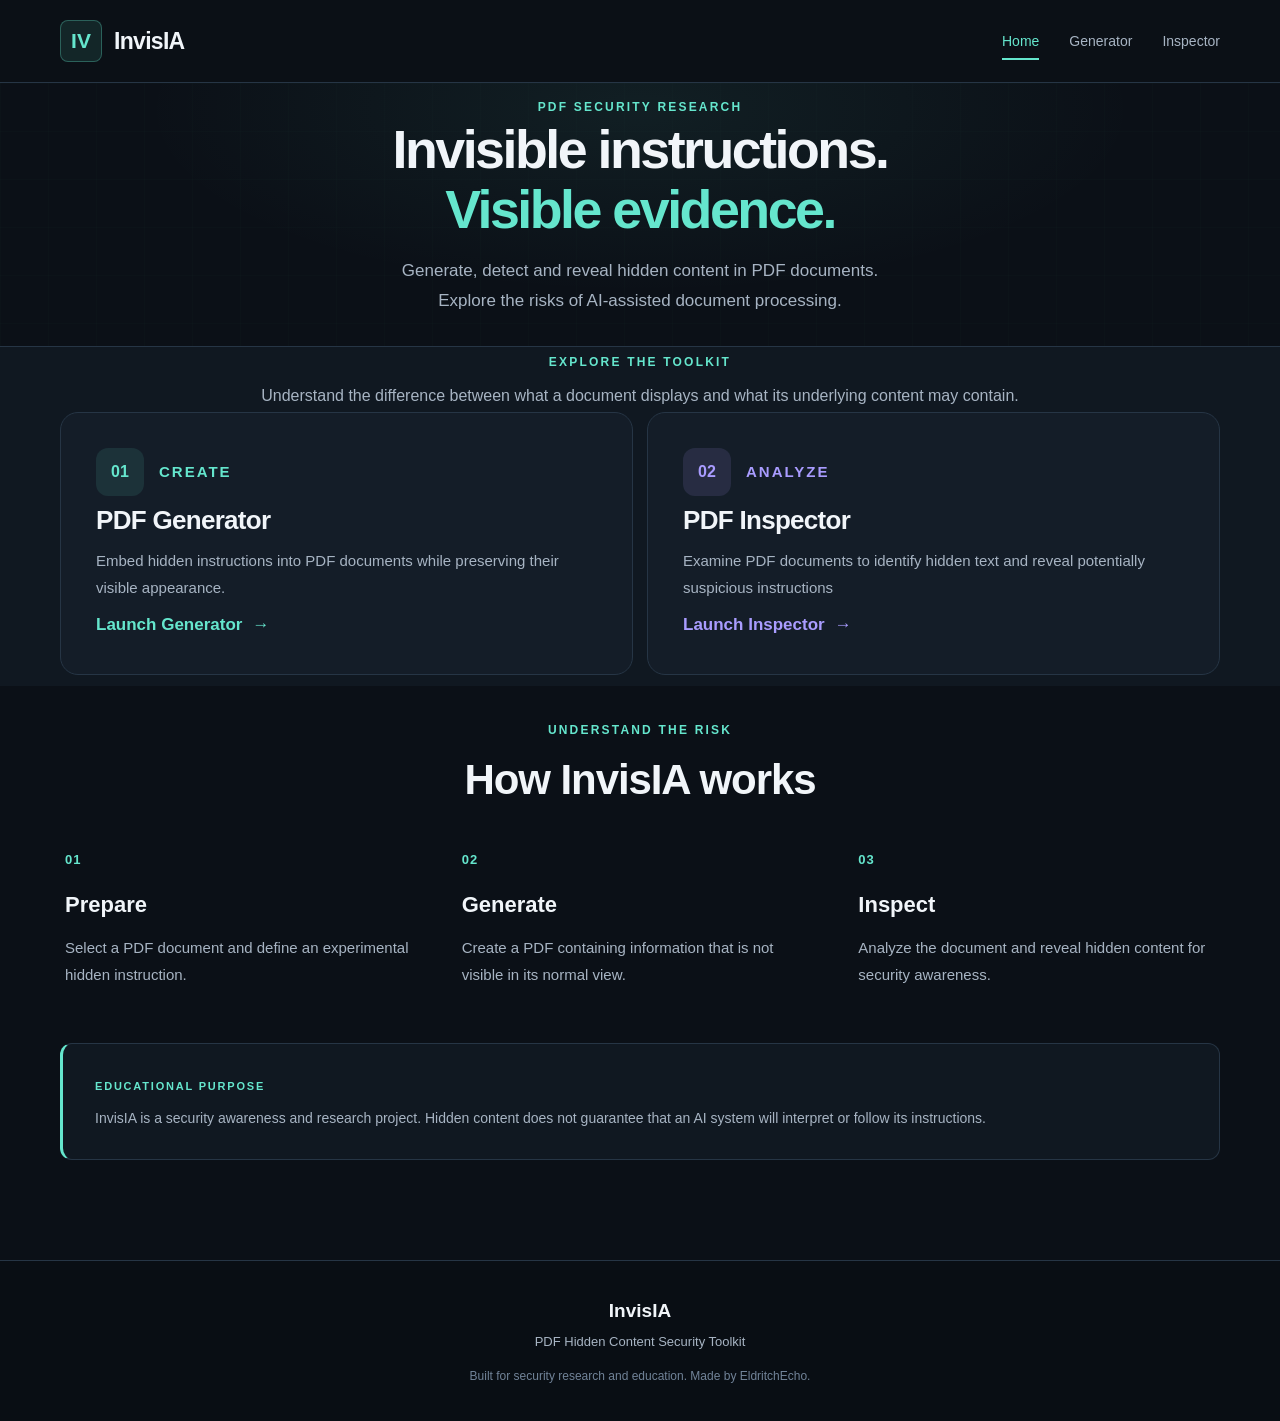
<file: index.html>
<!doctype html>
<html lang="en">
    <head>
        <meta charset="UTF-8" />
        <meta name="viewport" content="width=device-width, initial-scale=1.0" />

        <meta
            name="description"
            content="InvisIA is an educational PDF security tool for generating and inspecting hidden instructions in documents." />

        <meta name="theme-color" content="#0B1017" />
        <link rel="icon" type="image/x-icon" href="favicon.ico">

        <title>InvisIA | PDF Security Research</title>

        <link rel="stylesheet" href="css/styles.css" />
    </head>

    <body>
        <!-- ================= Made by EldritchEcho ================= -->

        <header class="site-header">
            <div class="container header-content">
                <a href="index.html" class="brand" aria-label="InvisIA home">
                    <span class="brand-icon" aria-hidden="true">IV</span>
                    <span class="brand-name">InvisIA</span>
                </a>

                <nav class="main-nav" aria-label="Main navigation">
                    <a href="index.html" class="nav-link active" aria-current="page"> Home </a>

                    <a href="generator.html" class="nav-link"> Generator </a>

                    <a href="inspector.html" class="nav-link"> Inspector </a>
                </nav>
            </div>
        </header>

        <!-- ================= Made by EldritchEcho ================= -->

        <main>
            <!-- HERO -->

            <section class="hero">
                <div class="container hero-content">
                    <span class="eyebrow"> PDF SECURITY RESEARCH </span>

                    <h1>
                        Invisible instructions.
                        <span class="accent-text">Visible evidence.</span>
                    </h1>

                    <p class="hero-description">
                        Generate, detect and reveal hidden content in PDF documents. <br />Explore the risks of
                        AI-assisted document processing.
                    </p>
                </div>
            </section>

            <!-- ================= Made by EldritchEcho ================= -->

            <section class="tools-section" aria-labelledby="tools-heading">
                <div class="container">
                    <div class="section-heading">
                        <h2 id="tools-heading" class="eyebrow">EXPLORE THE TOOLKIT</h2>

                        <p>
                            Understand the difference between what a document displays and what its underlying content
                            may contain.
                        </p>
                    </div>

                    <div class="tools-grid">
                        <!-- ================= Made by EldritchEcho ================= -->

                        <a href="generator.html" class="tool-card generator-card" aria-label="Open PDF Generator">
                            <div class="tool-card-header">
                                <div class="tool-card-icon" aria-hidden="true">01</div>

                                <span class="tool-label"> CREATE </span>
                            </div>

                            <h3>PDF Generator</h3>

                            <p>
                                Embed hidden instructions into PDF documents while preserving their visible appearance.
                            </p>

                            <span class="tool-link">
                                Launch Generator
                                <span aria-hidden="true">&rarr;</span>
                            </span>
                        </a>

                        <!-- ================= Made by EldritchEcho ================= -->

                        <a href="inspector.html" class="tool-card inspector-card" aria-label="Open PDF Inspector">
                            <div class="tool-card-header">
                                <div class="tool-card-icon" aria-hidden="true">02</div>

                                <span class="tool-label"> ANALYZE </span>
                            </div>

                            <h3>PDF Inspector</h3>

                            <p>
                                Examine PDF documents to identify hidden text and reveal potentially suspicious
                                instructions
                            </p>

                            <span class="tool-link">
                                Launch Inspector
                                <span aria-hidden="true">&rarr;</span>
                            </span>
                        </a>
                    </div>
                </div>
            </section>

            <!-- ================= Made by EldritchEcho ================= -->

            <section class="workflow-section" aria-labelledby="workflow-heading">
                <div class="container">
                    <div class="section-heading">
                        <span class="eyebrow"> UNDERSTAND THE RISK </span>

                        <h2 id="workflow-heading">How InvisIA works</h2>
                    </div>

                    <div class="workflow-grid">
                        <div class="workflow-step">
                            <span class="step-number">01</span>

                            <h3>Prepare</h3>

                            <p>Select a PDF document and define an experimental hidden instruction.</p>
                        </div>

                        <div class="workflow-step">
                            <span class="step-number">02</span>

                            <h3>Generate</h3>

                            <p>Create a PDF containing information that is not visible in its normal view.</p>
                        </div>

                        <div class="workflow-step">
                            <span class="step-number">03</span>

                            <h3>Inspect</h3>

                            <p>Analyze the document and reveal hidden content for security awareness.</p>
                        </div>
                    </div>
                </div>
            </section>

            <!-- ================= Made by EldritchEcho ================= -->
            <!-- EDUCATIONAL NOTICE -->

            <section class="notice-section">
                <div class="container">
                    <div class="notice-content">
                        <span class="notice-label"> EDUCATIONAL PURPOSE </span>

                        <p>
                            InvisIA is a security awareness and research project. Hidden content does not guarantee that
                            an AI system will interpret or follow its instructions.
                        </p>
                    </div>
                </div>
            </section>
        </main>

        <!-- ================= Made by EldritchEcho ================= -->

        <footer class="site-footer">
            <div class="container footer-content">
                <span class="footer-brand"> InvisIA </span>

                <p>PDF Hidden Content Security Toolkit</p>

                <span class="footer-note"> Built for security research and education. Made by EldritchEcho. </span>
            </div>
        </footer>
    </body>
</html>
</file>
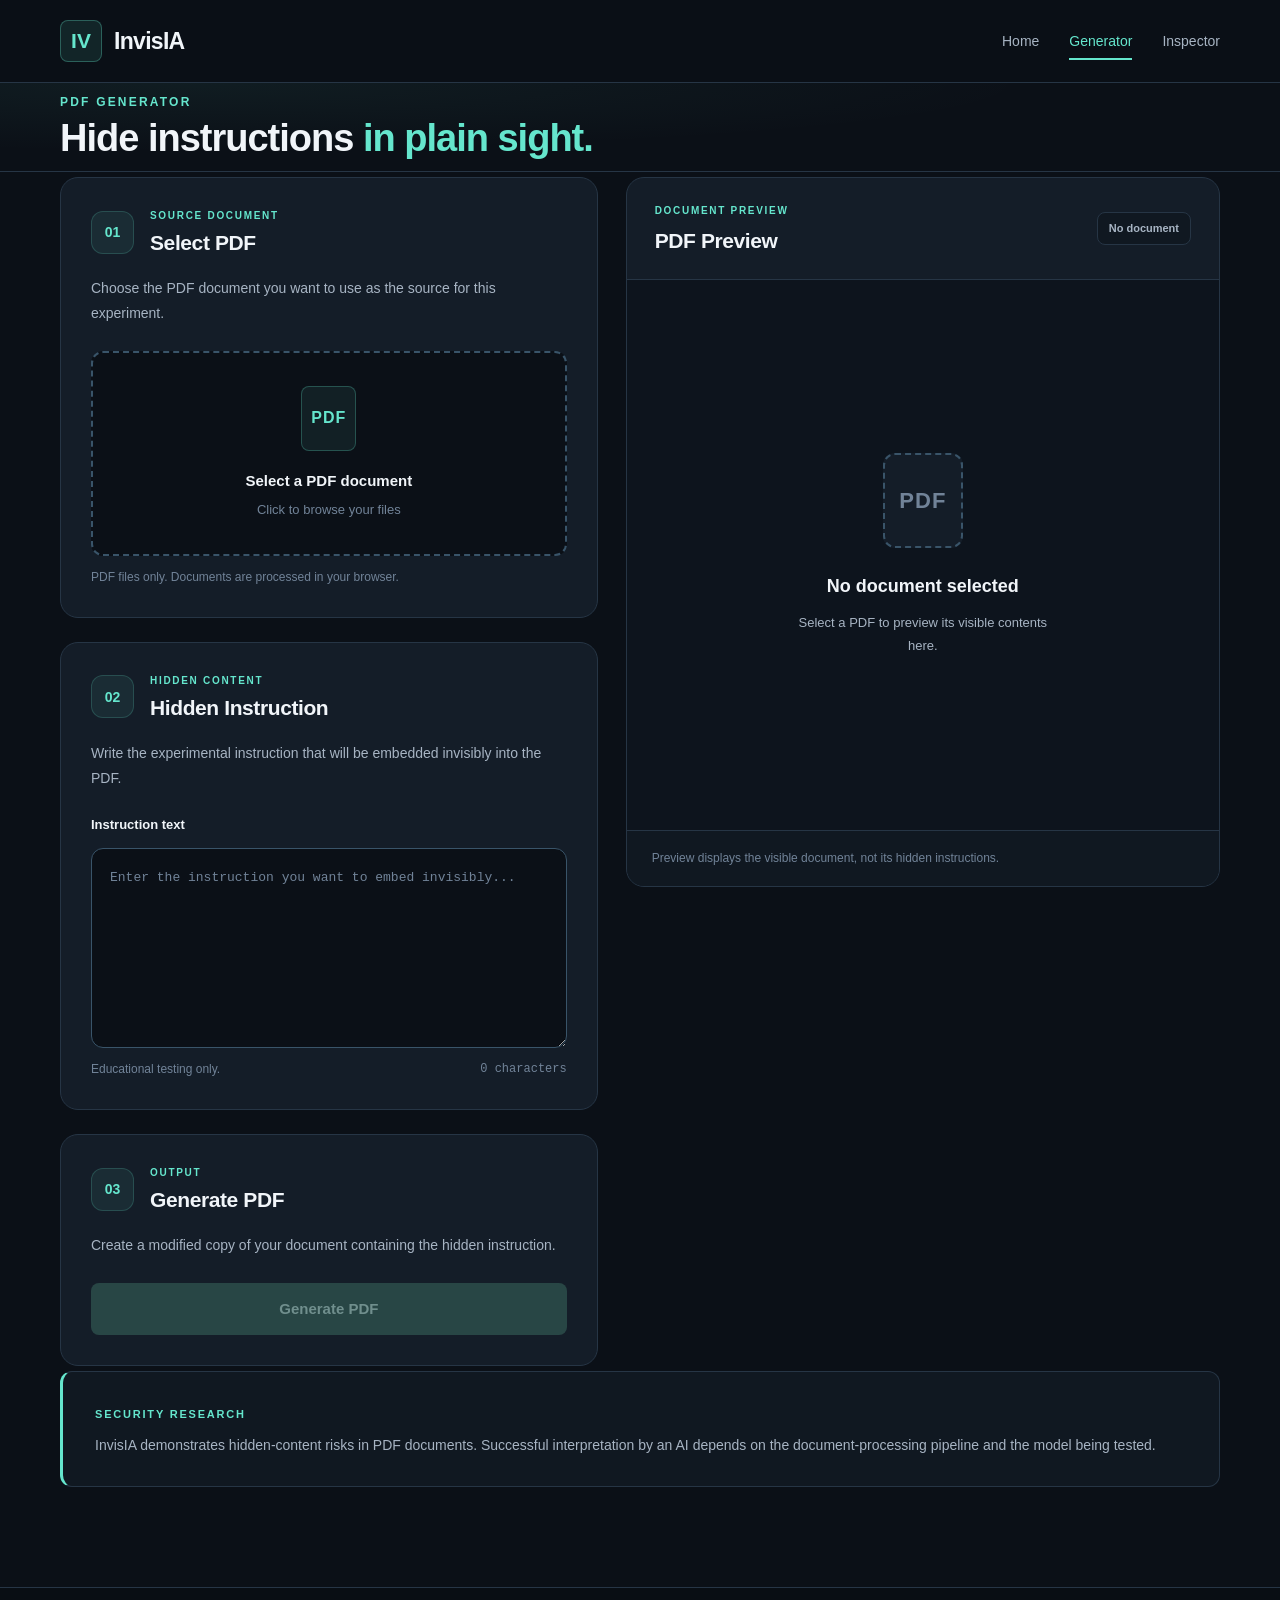
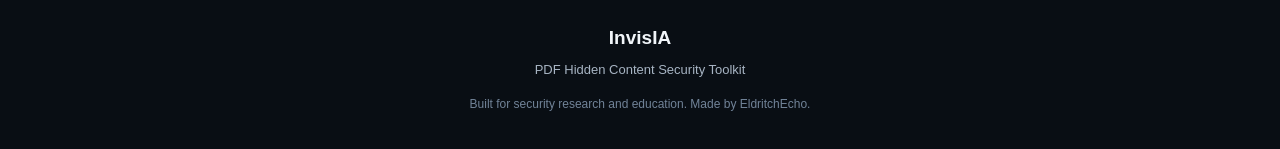
<file: generator.html>
<!doctype html>
<html lang="en">
    <head>
        <meta charset="UTF-8" />
        <meta name="viewport" content="width=device-width, initial-scale=1.0" />

        <meta
            name="description"
            content="Generate PDF documents containing invisible instructions for security research and education." />

        <meta name="theme-color" content="#0B1017" />
        <link rel="icon" type="image/x-icon" href="favicon.ico">

        <title>PDF Generator | InvisIA</title>

        <link rel="stylesheet" href="css/styles.css" />
        <link rel="stylesheet" href="css/generator.css" />
    </head>

    <body>
        <!-- ================= Made by EldritchEcho ================= -->

        <header class="site-header">
            <div class="container header-content">
                <a href="index.html" class="brand" aria-label="InvisIA home">
                    <span class="brand-icon" aria-hidden="true">IV</span>
                    <span class="brand-name">InvisIA</span>
                </a>

                <nav class="main-nav" aria-label="Main navigation">
                    <a href="index.html" class="nav-link"> Home </a>

                    <a href="generator.html" class="nav-link active" aria-current="page"> Generator </a>

                    <a href="inspector.html" class="nav-link"> Inspector </a>
                </nav>
            </div>
        </header>

        <!-- ================= Made by EldritchEcho ================= -->

        <main class="generator-page">
            <section class="generator-intro">
                <div class="container">
                    <span class="eyebrow"> PDF GENERATOR </span>

                    <h1>
                        Hide instructions
                        <span class="accent-text">in plain sight.</span>
                    </h1>
                </div>
            </section>

            <section class="generator-workspace">
                <div class="container">
                    <div class="generator-layout">
                        <!-- ================= Made by EldritchEcho ================= -->

                        <div class="generator-controls">
                            <section class="generator-panel" aria-labelledby="source-heading">
                                <div class="panel-heading">
                                    <span class="panel-number">01</span>

                                    <div>
                                        <span class="panel-label"> SOURCE DOCUMENT </span>

                                        <h2 id="source-heading">Select PDF</h2>
                                    </div>
                                </div>

                                <p class="panel-description">
                                    Choose the PDF document you want to use as the source for this experiment.
                                </p>

                                <div class="file-upload-area">
                                    <input
                                        type="file"
                                        id="pdf-file"
                                        accept=".pdf,application/pdf"
                                        class="file-input"
                                        aria-describedby="file-help" />

                                    <label for="pdf-file" class="file-upload-label">
                                        <span class="upload-icon" aria-hidden="true"> PDF </span>

                                        <strong> Select a PDF document </strong>

                                        <span> Click to browse your files </span>
                                    </label>
                                </div>

                                <p id="file-help" class="field-hint">
                                    PDF files only. Documents are processed in your browser.
                                </p>

                                <div id="selected-file" class="selected-file" aria-live="polite" hidden>
                                    <span class="selected-file-label"> SELECTED FILE </span>

                                    <span id="selected-file-name" class="selected-file-name"> </span>

                                    <span id="selected-file-size" class="selected-file-size"> </span>

                                    <button
                                        type="button"
                                        id="clear-file-button"
                                        class="clear-file-button"
                                        aria-label="Clear file and reset generator">
                                        Clear
                                    </button>
                                </div>
                            </section>

                            <!-- ================= Made by EldritchEcho ================= -->

                            <section class="generator-panel" aria-labelledby="instruction-heading">
                                <div class="panel-heading">
                                    <span class="panel-number">02</span>

                                    <div>
                                        <span class="panel-label"> HIDDEN CONTENT </span>

                                        <h2 id="instruction-heading">Hidden Instruction</h2>
                                    </div>
                                </div>

                                <p class="panel-description">
                                    Write the experimental instruction that will be embedded invisibly into the PDF.
                                </p>

                                <label for="hidden-instruction" class="field-label"> Instruction text </label>

                                <textarea
                                    id="hidden-instruction"
                                    class="instruction-input"
                                    rows="7"
                                    placeholder="Enter the instruction you want to embed invisibly..."
                                    spellcheck="false"
                                    aria-describedby="instruction-help"></textarea>

                                <div class="input-footer">
                                    <span id="instruction-help" class="field-hint"> Educational testing only. </span>

                                    <span id="character-count" class="character-count"> 0 characters </span>
                                </div>
                            </section>

                            <!-- ================= Made by EldritchEcho ================= -->

                            <section class="generator-panel" aria-labelledby="output-heading">
                                <div class="panel-heading">
                                    <span class="panel-number">03</span>

                                    <div>
                                        <span class="panel-label"> OUTPUT </span>

                                        <h2 id="output-heading">Generate PDF</h2>
                                    </div>
                                </div>

                                <p class="panel-description">
                                    Create a modified copy of your document containing the hidden instruction.
                                </p>

                                <button
                                    type="button"
                                    id="generate-button"
                                    class="button button-primary generate-button"
                                    disabled>
                                    Generate PDF
                                </button>

                                <div
                                    id="generation-status"
                                    class="generation-status"
                                    role="status"
                                    aria-live="polite"></div>

                                <div id="download-section" class="download-section" hidden>
                                    <p class="download-description">
                                        Your modified PDF is ready to download.
                                        <br />Need another copy?
                                    </p>

                                    <button
                                        type="button"
                                        id="download-button"
                                        class="button button-secondary download-button">
                                        Download PDF again
                                    </button>
                                </div>
                            </section>
                        </div>

                        <!-- ================= Made by EldritchEcho ================= -->

                        <aside class="generator-preview" aria-labelledby="preview-heading">
                            <div class="preview-header">
                                <div>
                                    <span class="panel-label"> DOCUMENT PREVIEW </span>

                                    <h2 id="preview-heading">PDF Preview</h2>
                                </div>

                                <span id="preview-page-count" class="preview-page-count"> No document </span>
                            </div>

                            <div id="preview-container" class="preview-container">
                                <div id="preview-empty" class="preview-empty">
                                    <div class="preview-empty-icon" aria-hidden="true">PDF</div>

                                    <h3>No document selected</h3>

                                    <p>Select a PDF to preview its visible contents here.</p>
                                </div>

                                <div id="preview-pages" class="preview-pages" hidden></div>
                            </div>

                            <div class="preview-footer">
                                <p>Preview displays the visible document, not its hidden instructions.</p>
                            </div>
                        </aside>
                    </div>
                </div>
            </section>

            <!-- ================= Made by EldritchEcho ================= -->

            <section class="notice-section">
                <div class="container">
                    <div class="notice-content">
                        <span class="notice-label"> SECURITY RESEARCH </span>

                        <p>
                            InvisIA demonstrates hidden-content risks in PDF documents. Successful interpretation by an
                            AI depends on the document-processing pipeline and the model being tested.
                        </p>
                    </div>
                </div>
            </section>
        </main>

        <!-- ================= Made by EldritchEcho ================= -->

        <footer class="site-footer">
            <div class="container footer-content">
                <span class="footer-brand"> InvisIA </span>

                <p>PDF Hidden Content Security Toolkit</p>

                <span class="footer-note"> Built for security research and education. Made by EldritchEcho. </span>
            </div>
        </footer>

        <!-- ================= Made by EldritchEcho ================= -->

<script src="lib/pdf-lib.min.js" defer></script>

<script src="js/pdf-engine.js" defer></script>
<script src="js/generator.js" defer></script>
<script type="module" src="js/pdf-preview.js"></script>
    </body>
</html>
</file>
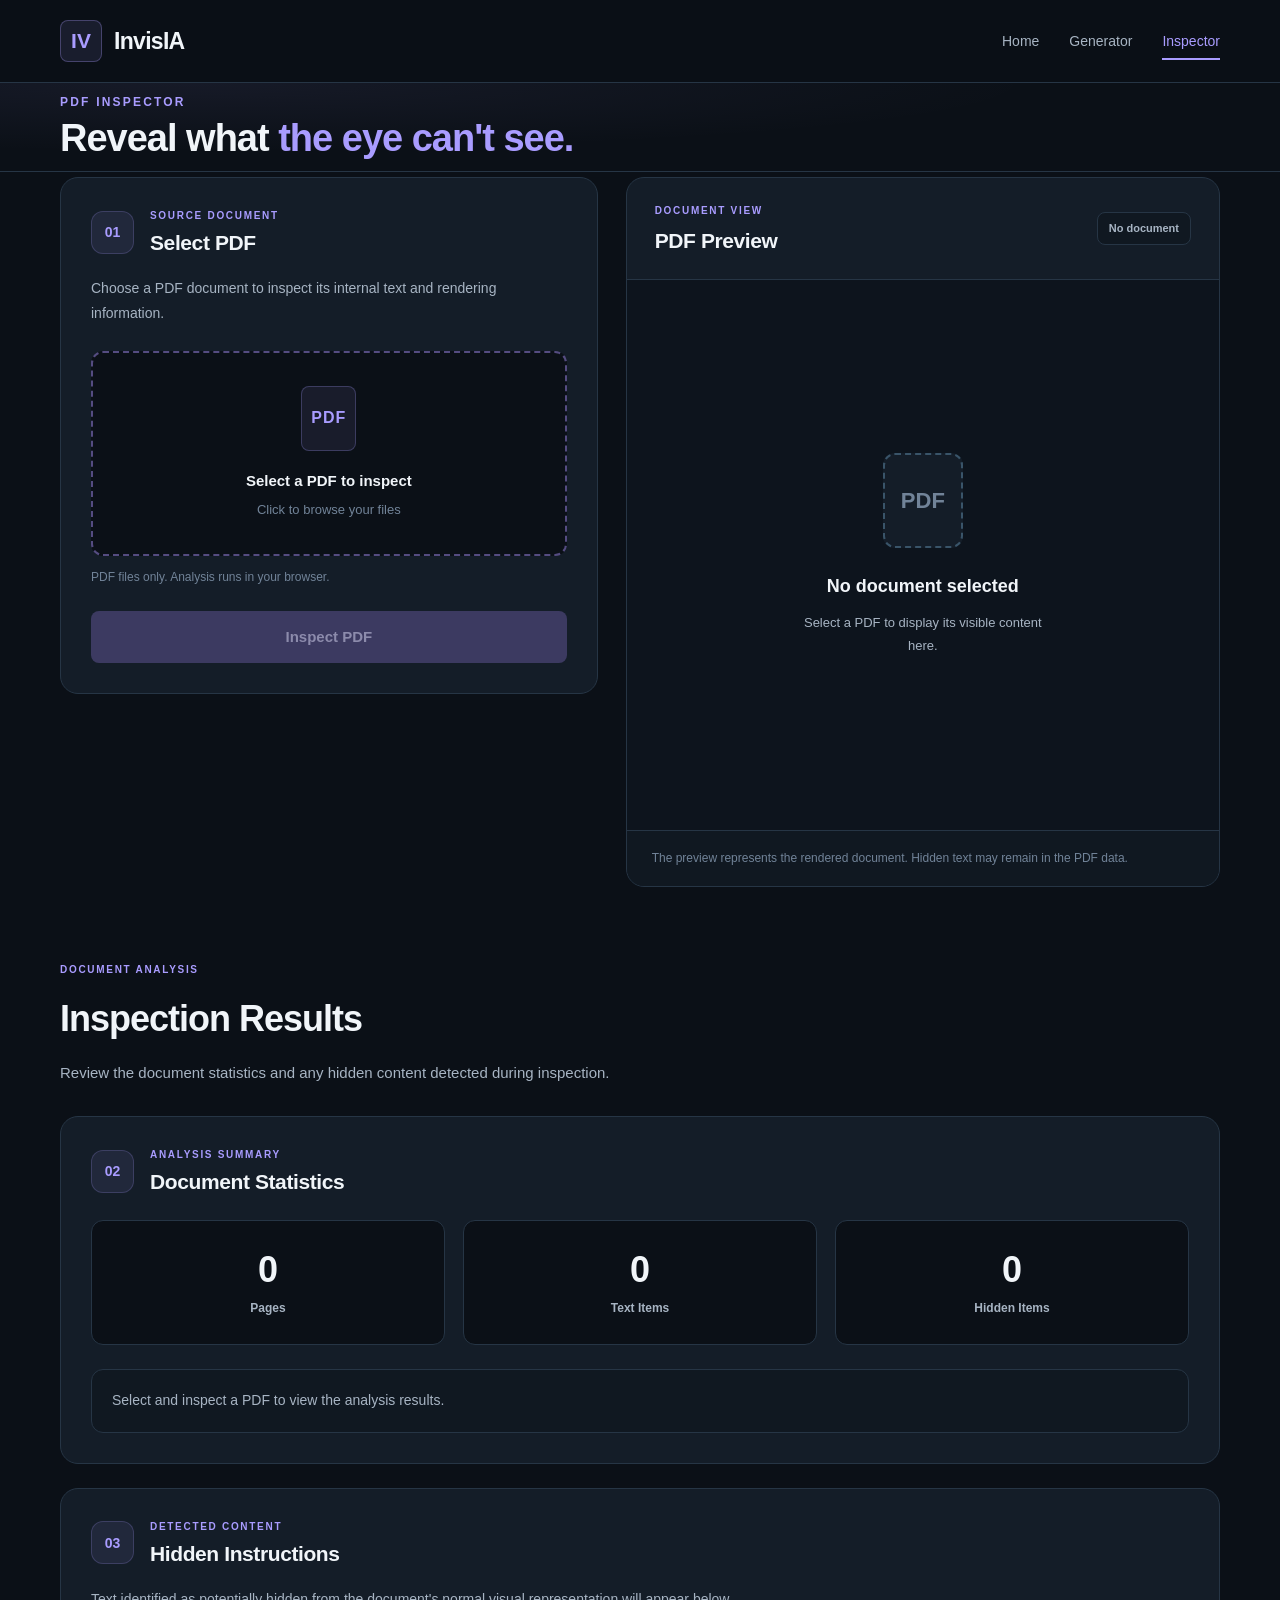
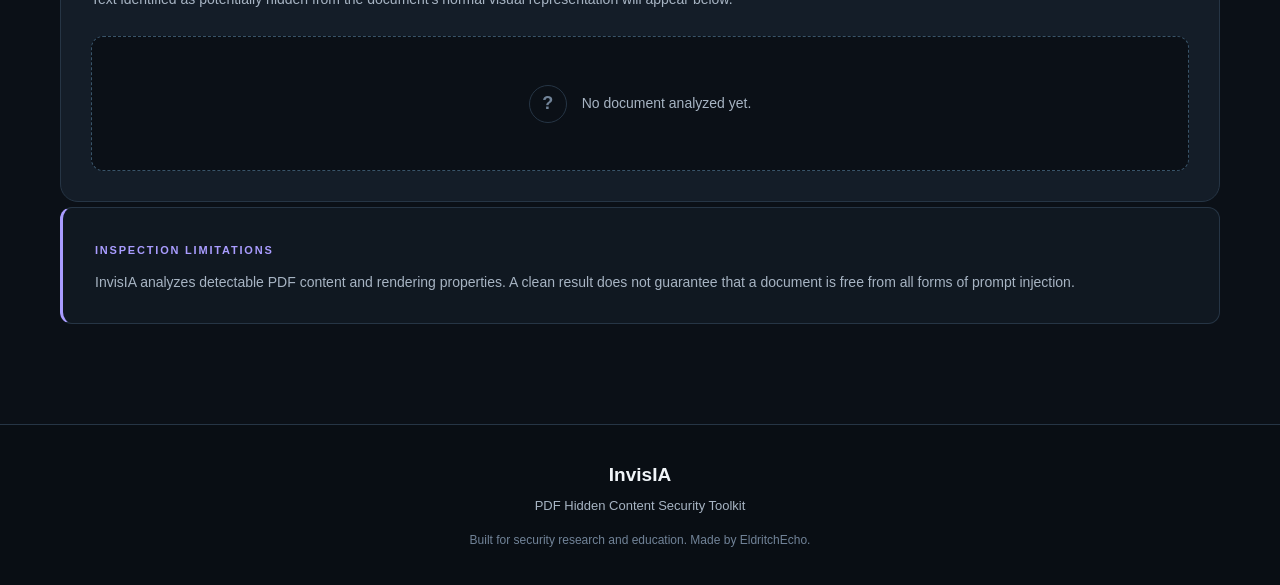
<file: inspector.html>
<!doctype html>
<html lang="en">
    <head>
        <meta charset="UTF-8" />
        <meta name="viewport" content="width=device-width, initial-scale=1.0" />

        <meta
            name="description"
            content="Inspect PDF documents for invisible text and potential prompt injection instructions." />

        <meta name="theme-color" content="#0B1017" />
        <link rel="icon" type="image/x-icon" href="favicon.ico">

        <title>PDF Inspector | InvisIA</title>

        <link rel="stylesheet" href="css/styles.css" />
        <link rel="stylesheet" href="css/inspector.css" />
    </head>

    <body class="inspector-theme">
        <!-- ================= Made by EldritchEcho ================= -->

        <header class="site-header">
            <div class="container header-content">
                <a href="index.html" class="brand" aria-label="InvisIA home">
                    <span class="brand-icon" aria-hidden="true"> IV </span>

                    <span class="brand-name"> InvisIA </span>
                </a>

                <nav class="main-nav" aria-label="Main navigation">
                    <a href="index.html" class="nav-link"> Home </a>

                    <a href="generator.html" class="nav-link"> Generator </a>

                    <a href="inspector.html" class="nav-link active" aria-current="page"> Inspector </a>
                </nav>
            </div>
        </header>

        <!-- ================= Made by EldritchEcho ================= -->

        <main class="inspector-page">
            <section class="inspector-intro">
                <div class="container">
                    <span class="eyebrow"> PDF INSPECTOR </span>

                    <h1>
                        Reveal what
                        <span class="accent-text"> the eye can't see. </span>
                    </h1>
                </div>
            </section>

            <section class="inspector-workspace">
                <div class="container">
                    <div class="inspector-layout">
                        <section class="inspector-panel" aria-labelledby="inspect-source-heading">
                            <div class="panel-heading">
                                <span class="panel-number"> 01 </span>

                                <div>
                                    <span class="panel-label"> SOURCE DOCUMENT </span>

                                    <h2 id="inspect-source-heading">Select PDF</h2>
                                </div>
                            </div>

                            <p class="panel-description">
                                Choose a PDF document to inspect its internal text and rendering information.
                            </p>

                            <div class="file-upload-area">
                                <input
                                    type="file"
                                    id="inspect-pdf-file"
                                    accept=".pdf,application/pdf"
                                    class="file-input"
                                    aria-describedby="inspect-file-help" />

                                <label for="inspect-pdf-file" class="file-upload-label">
                                    <span class="upload-icon" aria-hidden="true"> PDF </span>

                                    <strong> Select a PDF to inspect </strong>

                                    <span> Click to browse your files </span>
                                </label>
                            </div>

                            <p id="inspect-file-help" class="field-hint">
                                PDF files only. Analysis runs in your browser.
                            </p>
                            <div id="inspect-selected-file" class="selected-file" aria-live="polite" hidden>
                                <span class="selected-file-label"> SELECTED FILE </span>

                                <span id="inspect-file-name" class="selected-file-name"> </span>

                                <span id="inspect-file-size" class="selected-file-size"> </span>
                                <button
                                    type="button"
                                    id="clear-inspector-button"
                                    class="clear-file-button"
                                    aria-label="Clear file and reset inspector">
                                    Clear
                                </button>
                            </div>

                            <button
                                type="button"
                                id="inspect-button"
                                class="button button-primary inspect-button"
                                disabled>
                                Inspect PDF
                            </button>

                            <div
                                id="inspection-status"
                                class="inspection-status"
                                role="status"
                                aria-live="polite"></div>
                        </section>

                        <aside class="inspector-preview" aria-labelledby="inspect-preview-heading">
                            <div class="preview-header">
                                <div>
                                    <span class="panel-label"> DOCUMENT VIEW </span>

                                    <h2 id="inspect-preview-heading">PDF Preview</h2>
                                </div>

                                <span id="inspect-page-count" class="preview-page-count"> No document </span>
                            </div>

                            <div id="inspect-preview-container" class="preview-container">
                                <div id="inspect-preview-empty" class="preview-empty">
                                    <div class="preview-empty-icon" aria-hidden="true">PDF</div>

                                    <h3>No document selected</h3>

                                    <p>Select a PDF to display its visible content here.</p>
                                </div>

                                <div id="inspect-preview-pages" class="preview-pages" hidden></div>
                            </div>

                            <div class="preview-footer">
                                <p>
                                    The preview represents the rendered document. Hidden text may remain in the PDF
                                    data.
                                </p>
                            </div>
                        </aside>
                    </div>

                    <!-- ================= Made by EldritchEcho ================= -->

                    <section id="inspection-results" class="inspection-results" aria-labelledby="results-heading">
                        <div class="results-heading">
                            <span class="panel-label"> DOCUMENT ANALYSIS </span>

                            <h2 id="results-heading">Inspection Results</h2>

                            <p>Review the document statistics and any hidden content detected during inspection.</p>
                        </div>

                        <div class="results-panel">
                            <div class="panel-heading">
                                <span class="panel-number"> 02 </span>

                                <div>
                                    <span class="panel-label"> ANALYSIS SUMMARY </span>

                                    <h3>Document Statistics</h3>
                                </div>
                            </div>

                            <div class="statistics-grid">
                                <div class="stat-card">
                                    <span id="stat-pages" class="stat-value"> 0 </span>

                                    <span class="stat-label"> Pages </span>
                                </div>

                                <div class="stat-card">
                                    <span id="stat-text-items" class="stat-value"> 0 </span>

                                    <span class="stat-label"> Text Items </span>
                                </div>

                                <div class="stat-card">
                                    <span id="stat-hidden-items" class="stat-value"> 0 </span>

                                    <span class="stat-label"> Hidden Items </span>
                                </div>
                            </div>

                            <div id="analysis-summary" class="analysis-summary" aria-live="polite">
                                <p>Select and inspect a PDF to view the analysis results.</p>
                            </div>
                        </div>

                        <div class="results-panel hidden-content-panel" aria-labelledby="hidden-content-heading">
                            <div class="panel-heading">
                                <span class="panel-number"> 03 </span>

                                <div>
                                    <span class="panel-label"> DETECTED CONTENT </span>

                                    <h3 id="hidden-content-heading">Hidden Instructions</h3>
                                </div>
                            </div>

                            <p class="panel-description">
                                Text identified as potentially hidden from the document's normal visual representation
                                will appear below.
                            </p>

                            <div id="hidden-results-empty" class="hidden-results-empty">
                                <span class="empty-results-icon" aria-hidden="true"> ? </span>

                                <p>No document analyzed yet.</p>
                            </div>

                            <div id="hidden-results-list" class="hidden-results-list" hidden></div>
                        </div>
                    </section>
                </div>
            </section>

            <!-- ================= Made by EldritchEcho ================= -->

            <section class="notice-section">
                <div class="container">
                    <div class="notice-content">
                        <span class="notice-label"> INSPECTION LIMITATIONS </span>

                        <p>
                            InvisIA analyzes detectable PDF content and rendering properties. A clean result does not
                            guarantee that a document is free from all forms of prompt injection.
                        </p>
                    </div>
                </div>
            </section>
        </main>

        <!-- ================= Made by EldritchEcho ================= -->

        <footer class="site-footer">
            <div class="container footer-content">
                <span class="footer-brand"> InvisIA </span>

                <p>PDF Hidden Content Security Toolkit</p>

                <span class="footer-note"> Built for security research and education. Made by EldritchEcho. </span>
            </div>
        </footer>

        <!-- ================= Made by EldritchEcho ================= -->
<script type="module" src="js/inspector.js"></script>
<script type="module" src="js/pdf-preview.js"></script>
    </body>
</html>
</file>
<file: css/styles.css>
/* ================= EldritchEcho ================= */
:root {
    color-scheme: dark;

    --bg-primary: #0b1017;
    --bg-secondary: #101821;
    --bg-card: #141d28;
    --bg-card-hover: #192533;

    --border-primary: #263545;
    --border-hover: #395469;

    --text-primary: #f1f5f9;
    --text-secondary: #a7b4c3;
    --text-muted: #718398;

    --accent-primary: #65e6cd;
    --accent-primary-hover: #8cf5df;
    --accent-purple: #a99cff;

    --radius-sm: 8px;
    --radius-md: 12px;
    --radius-lg: 18px;

    --container-width: 1160px;

    --transition-fast: 0.2s ease;
}

* {
    box-sizing: border-box;
}

html {
    scroll-behavior: smooth;
}

body {
    margin: 0;
    min-height: 100vh;

    font-family: Inter, "Segoe UI", Arial, sans-serif;

    font-size: 16px;
    line-height: 1.6;

    color: var(--text-primary);
    background: var(--bg-primary);
}

button,
input,
textarea,
select {
    font: inherit;
}

a {
    color: inherit;
    text-decoration: none;
}

button {
    cursor: pointer;
}

img,
svg {
    max-width: 100%;
}

::selection {
    color: var(--bg-primary);
    background: var(--accent-primary);
}

:focus-visible {
    outline: 2px solid var(--accent-primary);
    outline-offset: 4px;
}

.container {
    width: min(calc(100% - 48px), var(--container-width));

    margin-inline: auto;
}

main {
    min-height: 60vh;
}

.site-header {
    position: relative;
    z-index: 10;

    border-bottom: 1px solid var(--border-primary);

    background: rgba(11, 16, 23, 0.95);
}

.header-content {
    display: flex;
    align-items: center;
    justify-content: space-between;

    min-height: 82px;
    gap: 24px;
}

.brand {
    display: inline-flex;
    align-items: center;
    gap: 12px;

    flex-shrink: 0;
}

.brand-icon {
    display: flex;
    align-items: center;
    justify-content: center;

    width: 42px;
    height: 42px;

    border: 1px solid rgba(101, 230, 205, 0.3);
    border-radius: var(--radius-sm);

    background: rgba(101, 230, 205, 0.1);

    color: var(--accent-primary);

    font-size: 21px;
    font-weight: 800;
}

.brand-name {
    font-size: 23px;
    font-weight: 750;
    letter-spacing: -0.7px;
}

.main-nav {
    display: flex;
    align-items: center;
    gap: 30px;
}

.nav-link {
    position: relative;

    padding: 8px 0;

    font-size: 14px;
    font-weight: 500;

    color: var(--text-secondary);

    transition: color var(--transition-fast);
}

.nav-link:hover,
.nav-link.active {
    color: var(--accent-primary);
}

.nav-link.active::after {
    position: absolute;

    bottom: 0;
    left: 0;

    width: 100%;
    height: 2px;

    background: var(--accent-primary);

    content: "";
}

.hero {
    position: relative;
    overflow: hidden;

    padding: 15px 0 15px;

    border-bottom: 1px solid var(--border-primary);

    background: radial-gradient(ellipse at 50% 10%, rgba(101, 230, 205, 0.07), transparent 55%), var(--bg-primary);
}

.hero::before {
    position: absolute;
    inset: 0;

    background-image: linear-gradient(rgba(101, 230, 205, 0.025) 1px, transparent 1px),
        linear-gradient(90deg, rgba(101, 230, 205, 0.025) 1px, transparent 1px);

    background-size: 48px 48px;

    opacity: 0.6;
    pointer-events: none;

    content: "";
}

.hero-content {
    position: relative;
    z-index: 1;

    display: flex;
    flex-direction: column;
    align-items: center;

    max-width: 850px;

    text-align: center;
}

.eyebrow {
    display: inline-block;

    margin-bottom: 2px;

    color: var(--accent-primary);

    font-size: 12px;
    font-weight: 700;

    letter-spacing: 2.2px;
}

.hero h1 {
    margin: 0 0 16px;

    font-size: clamp(34px, 4.2vw, 54px);
    font-weight: 800;
    line-height: 1.12;

    letter-spacing: -2.5px;
}

.accent-text {
    display: block;

    color: var(--accent-primary);
}

.hero-description {
    max-width: 990px;

    margin: 0 0 14px;

    color: var(--text-secondary);

    font-size: 17px;
    line-height: 1.8;
}

.button {
    display: inline-flex;
    align-items: center;
    justify-content: center;

    min-height: 48px;
    padding: 12px 25px;

    border: 1px solid transparent;
    border-radius: var(--radius-sm);

    font-size: 14px;
    font-weight: 700;

    transition:
        background var(--transition-fast),
        border-color var(--transition-fast),
        color var(--transition-fast),
        transform var(--transition-fast);
}

.button:hover {
    transform: translateY(-2px);
}

.button:active {
    transform: translateY(0);
}

.button-primary {
    color: #081718;
    background: var(--accent-primary);
}

.button-primary:hover {
    color: #081718;
    background: var(--accent-primary-hover);
}

.button-secondary {
    color: var(--text-primary);

    border-color: var(--border-hover);
    background: var(--bg-card);
}

.button-secondary:hover {
    border-color: var(--accent-primary);
    background: var(--bg-card-hover);
}

.section-heading {
    max-width: 770px;

    margin: 0 auto 1px;

    text-align: center;
}

.section-heading .eyebrow {
    margin-bottom: 15px;
}

.section-heading h2 {
    margin: 0 0 16px;

    font-size: clamp(28px, 3.5vw, 42px);
    font-weight: 750;
    line-height: 1.2;

    letter-spacing: -1.1px;
}

.section-heading p {
    margin: 0;

    color: var(--text-secondary);

    font-size: 16px;
    line-height: 1.8;
}

.tools-section {
    padding: 1px 0;

    background: var(--bg-secondary);
}

.tools-section .section-heading {
    margin-bottom: 1px;
}

.tools-grid {
    display: grid;
    grid-template-columns: repeat(2, minmax(0, 1fr));

    gap: 14px;
}

.tool-card {
    display: flex;
    flex-direction: column;
    align-items: flex-start;

    min-height: 255px;
    padding: 35px;
    margin: 0 0 10px;

    border: 1px solid var(--border-primary);
    border-radius: var(--radius-lg);

    background: var(--bg-card);

    transition:
        background var(--transition-fast),
        border-color var(--transition-fast),
        transform var(--transition-fast);
}

.tool-card:hover {
    transform: translateY(-4px);

    border-color: var(--border-hover);
    background: var(--bg-card-hover);
}

.tool-card {
    cursor: pointer;
}

.tool-card:focus-visible {
    outline: 2px solid var(--accent-primary);
    outline-offset: 4px;

    border-color: var(--border-hover);
    background: var(--bg-card-hover);
}

.tool-card:focus-visible .tool-link span {
    transform: translateX(5px);
}

.tool-card-header {
    display: flex;
    align-items: center;
    gap: 15px;

    margin-bottom: 1px;
}

.tool-card-icon {
    display: flex;
    align-items: center;
    justify-content: center;

    width: 48px;
    height: 48px;

    margin-bottom: 0;

    border-radius: var(--radius-md);

    font-size: 16px;
    font-weight: 800;
}

.generator-card .tool-card-icon {
    color: var(--accent-primary);
    background: rgba(101, 230, 205, 0.1);
}

.generator-card .tool-label,
.generator-card .tool-link {
    color: var(--accent-primary);
}

.inspector-card .tool-card-icon {
    color: var(--accent-purple);
    background: rgba(169, 156, 255, 0.12);
}

.inspector-card .tool-label,
.inspector-card .tool-link {
    color: var(--accent-purple);
}

.tool-label {
    font-size: 15px;
    font-weight: 750;

    letter-spacing: 2px;
}

.tool-card h3 {
    margin: 3px 0 6px;

    font-size: 26px;
    font-weight: 750;

    letter-spacing: -0.7px;
}

.tool-card p {
    margin: 0 0 5px;

    color: var(--text-secondary);

    font-size: 15px;
    line-height: 1.8;
}

.tool-link {
    display: inline-flex;
    align-items: center;
    gap: 10px;

    margin-top: 5px;

    font-size: 17px;
    font-weight: 700;
}

.tool-link span {
    transition: transform var(--transition-fast);
}

.tool-link:hover span {
    transform: translateX(5px);
}

.workflow-section {
    padding: 30px 0 30px;

    background: var(--bg-primary);
}

.workflow-grid {
    display: grid;
    grid-template-columns: repeat(3, minmax(0, 1fr));

    gap: 30px;
}

.workflow-step {
    padding: 25px 5px;
}

.step-number {
    display: inline-block;

    margin-bottom: 16px;

    color: var(--accent-primary);

    font-size: 13px;
    font-weight: 800;

    letter-spacing: 1px;
}

.workflow-step h3 {
    margin: 0 0 12px;

    font-size: 22px;
    font-weight: 700;
}

.workflow-step p {
    margin: 0;

    color: var(--text-secondary);

    font-size: 15px;
    line-height: 1.8;
}

.notice-section {
    padding: 0 0 100px;

    background: var(--bg-primary);
}

.notice-content {
    padding: 28px 32px;

    border: 1px solid var(--border-primary);
    border-left: 3px solid var(--accent-primary);
    border-radius: var(--radius-md);

    background: var(--bg-secondary);
}

.notice-label {
    display: inline-block;

    margin-bottom: 10px;

    color: var(--accent-primary);

    font-size: 11px;
    font-weight: 750;

    letter-spacing: 1.8px;
}

.notice-content p {
    margin: 0;

    color: var(--text-secondary);

    font-size: 14px;
    line-height: 1.8;
}

.site-footer {
    padding: 35px 0;

    border-top: 1px solid var(--border-primary);

    background: #090e14;
}

.footer-content {
    display: flex;
    flex-direction: column;
    align-items: center;

    gap: 6px;

    text-align: center;
}

.footer-brand {
    color: var(--text-primary);

    font-size: 19px;
    font-weight: 800;
}

.footer-content p {
    margin: 0;

    color: var(--text-secondary);

    font-size: 13px;
}

.footer-note {
    margin-top: 8px;

    color: var(--text-muted);

    font-size: 12px;
}

.tools-section .section-heading h2.eyebrow {
    margin: 0 0 10px;

    color: var(--accent-primary);

    font-size: 12px;
    font-weight: 700;
    line-height: 1.6;

    letter-spacing: 2.2px;
}

@media (max-width: 900px) {
    .workflow-grid {
        gap: 20px;
    }
}

@media (max-width: 700px) {
    .container {
        width: min(calc(100% - 32px), var(--container-width));
    }

    .header-content {
        flex-direction: column;
        justify-content: center;

        gap: 14px;

        padding: 18px 0;
    }

    .main-nav {
        justify-content: center;
        flex-wrap: wrap;

        gap: 24px;
    }

    .hero h1 {
        letter-spacing: -1.3px;
    }

    .hero-description {
        font-size: 15px;
    }

    .tools-grid,
    .workflow-grid {
        grid-template-columns: 1fr;
    }

    .tool-card {
        min-height: auto;
        padding: 28px;
    }

    .workflow-step {
        padding: 10px 5px;
    }

    .notice-section {
        padding-bottom: 70px;
    }

    .notice-content {
        padding: 24px;
    }
}

@media (max-width: 420px) {
    .main-nav {
        gap: 18px;
    }

    .nav-link {
        font-size: 13px;
    }
}

@media (prefers-reduced-motion: reduce) {
    html {
        scroll-behavior: auto;
    }

    *,
    *::before,
    *::after {
        animation-duration: 0.01ms !important;
        transition-duration: 0.01ms !important;
    }
}
/* ================= EldritchEcho ================= */
</file>
<file: css/generator.css>
/* ================= EldritchEcho ================= */

.generator-page {
    background: var(--bg-primary);
}

.generator-intro {
    padding: 5px 0 5px;

    border-bottom: 1px solid var(--border-primary);

    background: radial-gradient(ellipse at 15% 0%, rgba(101, 230, 205, 0.06), transparent 55%), var(--bg-primary);
}

.generator-intro .eyebrow {
    margin-bottom: 5px;
}

.generator-intro h1 {
    margin: 0 0 5px;

    font-size: clamp(27px, 3.2vw, 38px);
    font-weight: 800;
    line-height: 1.15;

    letter-spacing: -1px;
}

.generator-intro .accent-text {
    display: inline;
}

.generator-workspace {
    padding: 5px 0 5px;
}

.generator-layout {
    display: grid;

    grid-template-columns:
        minmax(0, 0.95fr)
        minmax(0, 1.05fr);

    align-items: start;

    gap: 28px;
}

.generator-controls {
    display: flex;
    flex-direction: column;

    min-width: 0;

    gap: 24px;
}

.generator-panel {
    min-width: 0;

    padding: 30px;

    border: 1px solid var(--border-primary);
    border-radius: var(--radius-lg);

    background: var(--bg-card);
}

.panel-heading {
    display: flex;
    align-items: center;

    gap: 16px;

    margin-bottom: 20px;
}

.panel-number {
    display: flex;
    align-items: center;
    justify-content: center;

    flex-shrink: 0;

    width: 43px;
    height: 43px;

    border: 1px solid rgba(101, 230, 205, 0.18);
    border-radius: var(--radius-md);

    color: var(--accent-primary);
    background: rgba(101, 230, 205, 0.08);

    font-size: 14px;
    font-weight: 800;
}

.panel-label {
    display: block;

    margin-bottom: 5px;

    color: var(--accent-primary);

    font-size: 10px;
    font-weight: 750;

    letter-spacing: 1.7px;
}

.panel-heading h2,
.preview-header h2 {
    margin: 0;

    font-size: 21px;
    font-weight: 750;
    line-height: 1.3;

    letter-spacing: -0.4px;
}

.panel-description {
    margin: 0 0 24px;

    color: var(--text-secondary);

    font-size: 14px;
    line-height: 1.8;
}

.file-upload-area {
    position: relative;
}

.file-input {
    position: absolute;

    width: 1px;
    height: 1px;

    overflow: hidden;

    opacity: 0;

    clip-path: inset(50%);
}

.file-upload-label {
    display: flex;
    flex-direction: column;
    align-items: center;
    justify-content: center;

    min-height: 205px;

    padding: 28px 20px;

    border: 2px dashed var(--border-hover);
    border-radius: var(--radius-md);

    background: var(--bg-primary);

    text-align: center;
    cursor: pointer;

    transition:
        border-color var(--transition-fast),
        background var(--transition-fast);
}

.file-upload-label:hover,
.file-upload-area:focus-within .file-upload-label {
    border-color: var(--accent-primary);

    background: rgba(101, 230, 205, 0.04);
}

.file-upload-area:focus-within .file-upload-label {
    outline: 2px solid var(--accent-primary);
    outline-offset: 3px;
}

.upload-icon {
    display: flex;
    align-items: center;
    justify-content: center;

    width: 55px;
    height: 65px;

    margin-bottom: 18px;

    border: 1px solid rgba(101, 230, 205, 0.25);
    border-radius: var(--radius-sm);

    color: var(--accent-primary);
    background: rgba(101, 230, 205, 0.08);

    font-size: 16px;
    font-weight: 800;

    letter-spacing: 1px;
}

.file-upload-label strong {
    margin-bottom: 7px;

    font-size: 15px;
    font-weight: 700;
}

.file-upload-label > span:last-child {
    color: var(--text-muted);

    font-size: 13px;
}

.field-label {
    display: block;

    margin-bottom: 12px;

    color: var(--text-primary);

    font-size: 13px;
    font-weight: 650;
}

.field-hint {
    margin: 12px 0 0;

    color: var(--text-muted);

    font-size: 12px;
    line-height: 1.6;
}

.selected-file {
    margin-top: 20px;
    padding: 18px;

    border: 1px solid rgba(101, 230, 205, 0.2);
    border-radius: var(--radius-md);

    background: rgba(101, 230, 205, 0.045);
}

.selected-file-label {
    display: block;

    margin-bottom: 8px;

    color: var(--accent-primary);

    font-size: 10px;
    font-weight: 750;

    letter-spacing: 1.5px;
}

.selected-file-name {
    display: block;

    overflow-wrap: anywhere;

    font-size: 14px;
    font-weight: 650;
}

.selected-file-size {
    display: block;

    margin-top: 6px;

    color: var(--text-secondary);

    font-size: 12px;
}

.selected-file {
    position: relative;
    padding-right: 90px;
}

.clear-file-button {
    position: absolute;
    top: 30%;
    right: 12px;

    transform: translateY(-50%);

    padding: 5px 8px;

    border: 3px solid rgba(101, 230, 205, 0.2);
    border-radius: 6px;

    background: transparent;
    color: var(--accent-primary);

    font-size: 13px;
    font-weight: 600;

    cursor: pointer;

    transition:
        color var(--transition-fast),
        border-color var(--transition-fast),
        background var(--transition-fast);
}

.clear-file-button:hover {
    color: var(--text-primary);
    border-color: var(--accent-primary);
    background: rgba(101, 230, 205, 0.06);
}

.instruction-input {
    display: block;

    width: 100%;
    min-height: 185px;

    padding: 17px 18px;

    border: 1px solid var(--border-hover);
    border-radius: var(--radius-md);

    outline: none;

    color: var(--text-primary);
    background: var(--bg-primary);

    font-family: "Consolas", "Cascadia Code", monospace;

    font-size: 13px;
    line-height: 1.8;

    resize: vertical;

    transition: border-color var(--transition-fast);
}

.instruction-input::placeholder {
    color: var(--text-muted);
}

.instruction-input:focus {
    border-color: var(--accent-primary);

    box-shadow: 0 0 0 3px rgba(101, 230, 205, 0.08);
}

.input-footer {
    display: flex;
    align-items: center;
    justify-content: space-between;
    flex-wrap: wrap;

    gap: 10px;

    margin-top: 12px;
}

.input-footer .field-hint {
    margin: 0;
}

.character-count {
    color: var(--text-muted);

    font-family: "Consolas", monospace;

    font-size: 12px;
    font-variant-numeric: tabular-nums;
}

.generate-button,
.download-button {
    width: 100%;
}

.generate-button {
    min-height: 52px;

    font-size: 15px;
}

.generate-button:disabled {
    color: #a2ccc4;
    background: #345c55;

    cursor: not-allowed;

    opacity: 0.65;
    transform: none;
}

.generation-status {
    margin-top: 14px;

    color: var(--text-secondary);

    font-size: 13px;
    line-height: 1.6;
}

.generation-status:empty {
    display: none;
}

.generation-status.success {
    color: var(--accent-primary);
}

.generation-status.error {
    color: #ff647c;
}

.download-section {
    margin-top: 20px;
    padding-top: 20px;

    border-top: 1px solid var(--border-primary);
}

.download-description {
    margin: 0 0 14px;

    color: var(--text-secondary);

    font-size: 13px;
}

.generator-preview {
    position: sticky;
    top: 24px;

    display: flex;
    flex-direction: column;

    min-width: 0;

    border: 1px solid var(--border-primary);
    border-radius: var(--radius-lg);

    overflow: hidden;

    background: var(--bg-card);
}

.preview-header {
    display: flex;
    align-items: center;
    justify-content: space-between;

    gap: 16px;

    padding: 25px 28px;

    border-bottom: 1px solid var(--border-primary);
}

.preview-header .panel-label {
    margin-bottom: 8px;
}

.preview-page-count {
    flex-shrink: 0;

    padding: 7px 11px;

    border: 1px solid var(--border-primary);
    border-radius: var(--radius-sm);

    color: var(--text-secondary);
    background: var(--bg-secondary);

    font-size: 11px;
    font-weight: 600;
}

.preview-container {
    display: flex;
    flex-direction: column;

    min-height: 550px;
    max-height: 760px;

    overflow: auto;

    background: #0d141d;
}

.preview-empty {
    display: flex;
    flex-direction: column;
    align-items: center;
    justify-content: center;

    flex: 1;

    min-height: 550px;

    padding: 35px;

    text-align: center;
}

.preview-empty-icon {
    display: flex;
    align-items: center;
    justify-content: center;

    width: 80px;
    height: 95px;

    margin-bottom: 24px;

    border: 2px dashed var(--border-hover);
    border-radius: var(--radius-md);

    color: var(--text-muted);
    background: var(--bg-card);

    font-size: 22px;
    font-weight: 800;

    letter-spacing: 1px;
}

.preview-empty h3 {
    margin: 0 0 10px;

    font-size: 18px;
    font-weight: 700;
}

.preview-empty p {
    max-width: 260px;

    margin: 0;

    color: var(--text-secondary);

    font-size: 13px;
    line-height: 1.8;
}

.preview-pages {
    width: 100%;

    padding: 25px;
}

.preview-pages canvas {
    display: block;

    width: auto;
    max-width: 100%;
    height: auto;

    margin: 0 auto 22px;

    background: #ffffff;

    box-shadow: 0 5px 25px rgba(0, 0, 0, 0.35);
}

.preview-pages canvas:last-child {
    margin-bottom: 0;
}

.preview-footer {
    padding: 17px 25px;

    border-top: 1px solid var(--border-primary);

    background: var(--bg-secondary);
}

.preview-footer p {
    margin: 0;

    color: var(--text-muted);

    font-size: 12px;
    line-height: 1.7;
}

.generator-page [hidden] {
    display: none !important;
}

@media (max-width: 1000px) {
    .generator-layout {
        grid-template-columns: 1fr;
    }

    .generator-preview {
        position: static;
    }

    .preview-container {
        max-height: 750px;
    }
}

@media (max-width: 700px) {
    .generator-intro h1 {
        letter-spacing: -1px;
    }

    .generator-layout {
        gap: 22px;
    }

    .generator-controls {
        gap: 22px;
    }

    .generator-panel {
        padding: 24px;
    }

    .preview-header {
        padding: 22px;
    }

    .preview-container,
    .preview-empty {
        min-height: 400px;
    }

    .preview-pages {
        padding: 15px;
    }

    .preview-footer {
        padding: 16px 22px;
    }
}

@media (max-width: 420px) {
    .generator-panel {
        padding: 20px;
    }

    .panel-heading {
        gap: 12px;
    }

    .panel-heading h2,
    .preview-header h2 {
        font-size: 19px;
    }

    .panel-number {
        width: 39px;
        height: 39px;
    }

    .preview-header {
        align-items: flex-start;
        flex-direction: column;
    }

    .instruction-input {
        padding: 14px;
    }
}

@media (prefers-reduced-motion: reduce) {
    .file-upload-label,
    .instruction-input {
        transition: none;
    }
}

/* ================= EldritchEcho ================= */
</file>
<file: css/inspector.css>
/* ================= EldritchEcho ================= */

.inspector-page {
    --inspector-accent: #a99cff;
    --inspector-accent-hover: #c2b9ff;
    --inspector-accent-soft: rgba(169, 156, 255, 0.09);

    background: var(--bg-primary);
}

.inspector-intro {
    padding: 5px 0 5px;

    border-bottom: 1px solid var(--border-primary);

    background: radial-gradient(ellipse at 15% 0%, rgba(169, 156, 255, 0.07), transparent 55%), var(--bg-primary);
}

.inspector-intro .eyebrow {
    margin-bottom: 5px;
    color: var(--inspector-accent);
}

.inspector-intro h1 {
    margin: 0 0 5px;

    font-size: clamp(27px, 3.2vw, 38px);
    font-weight: 800;
    line-height: 1.15;

    letter-spacing: -1px;
}

.inspector-intro .accent-text {
    display: inline;
    color: var(--inspector-accent);
}

.inspector-workspace {
    padding: 5px 0 5px;
}

.inspector-layout {
    display: grid;

    grid-template-columns:
        minmax(0, 0.95fr)
        minmax(0, 1.05fr);

    align-items: start;
    gap: 28px;
}

.inspector-panel,
.results-panel {
    min-width: 0;

    padding: 30px;

    border: 1px solid var(--border-primary);
    border-radius: var(--radius-lg);

    background: var(--bg-card);
}

.inspector-page .panel-heading {
    display: flex;
    align-items: center;

    gap: 16px;
    margin-bottom: 20px;
}

.inspector-page .panel-number {
    display: flex;
    align-items: center;
    justify-content: center;

    flex-shrink: 0;

    width: 43px;
    height: 43px;

    border: 1px solid rgba(169, 156, 255, 0.2);
    border-radius: var(--radius-md);

    color: var(--inspector-accent);
    background: var(--inspector-accent-soft);

    font-size: 14px;
    font-weight: 800;
}

.inspector-page .panel-label {
    display: block;

    margin-bottom: 5px;

    color: var(--inspector-accent);

    font-size: 10px;
    font-weight: 750;

    letter-spacing: 1.7px;
}

.inspector-page .panel-heading h2,
.inspector-page .panel-heading h3,
.inspector-page .preview-header h2 {
    margin: 0;

    font-size: 21px;
    font-weight: 750;
    line-height: 1.3;

    letter-spacing: -0.4px;
}

.inspector-page .panel-description {
    margin: 0 0 24px;

    color: var(--text-secondary);

    font-size: 14px;
    line-height: 1.8;
}

.inspector-page .file-upload-area {
    position: relative;
}

.inspector-page .file-input {
    position: absolute;

    width: 1px;
    height: 1px;

    overflow: hidden;
    opacity: 0;

    clip-path: inset(50%);
}

.inspector-page .file-upload-label {
    display: flex;
    flex-direction: column;
    align-items: center;
    justify-content: center;

    min-height: 205px;

    padding: 28px 20px;

    border: 2px dashed #554c81;
    border-radius: var(--radius-md);

    background: var(--bg-primary);

    text-align: center;
    cursor: pointer;

    transition:
        border-color var(--transition-fast),
        background var(--transition-fast);
}

.inspector-page .file-upload-label:hover,
.inspector-page .file-upload-area:focus-within .file-upload-label {
    border-color: var(--inspector-accent);
    background: rgba(169, 156, 255, 0.045);
}

.inspector-page .file-upload-area:focus-within .file-upload-label {
    outline: 2px solid var(--inspector-accent);
    outline-offset: 3px;
}

.inspector-page .upload-icon {
    display: flex;
    align-items: center;
    justify-content: center;

    width: 55px;
    height: 65px;

    margin-bottom: 18px;

    border: 1px solid rgba(169, 156, 255, 0.25);
    border-radius: var(--radius-sm);

    color: var(--inspector-accent);
    background: var(--inspector-accent-soft);

    font-size: 16px;
    font-weight: 800;

    letter-spacing: 1px;
}

.inspector-page .file-upload-label strong {
    margin-bottom: 7px;

    font-size: 15px;
    font-weight: 700;
}

.inspector-page .file-upload-label > span:last-child {
    color: var(--text-muted);
    font-size: 13px;
}

.inspector-page .field-hint {
    margin: 12px 0 0;

    color: var(--text-muted);

    font-size: 12px;
    line-height: 1.6;
}

.inspector-page .selected-file {
    margin-top: 20px;
    padding: 18px;

    border: 1px solid rgba(169, 156, 255, 0.2);
    border-radius: var(--radius-md);

    background: rgba(169, 156, 255, 0.045);
}

.inspector-page .selected-file-label {
    display: block;

    margin-bottom: 8px;

    color: var(--inspector-accent);

    font-size: 10px;
    font-weight: 750;

    letter-spacing: 1.5px;
}

.inspector-page .selected-file-name {
    display: block;

    overflow-wrap: anywhere;

    font-size: 14px;
    font-weight: 650;
}

.inspector-page .selected-file-size {
    display: block;

    margin-top: 6px;

    color: var(--text-secondary);
    font-size: 12px;
}

.selected-file {
    position: relative;
    padding-right: 90px;
}

.clear-file-button {
    position: absolute;
    top: 30%;
    right: 12px;

    transform: translateY(-50%);

    padding: 5px 8px;

    border: 3px solid rgba(169, 156, 255, 0.2);
    border-radius: 6px;

    background: transparent;
    color: var(--inspector-accent);

    font-size: 13px;
    font-weight: 600;

    cursor: pointer;

    transition:
        color var(--transition-fast),
        border-color var(--transition-fast),
        background var(--transition-fast);
}

.clear-file-button:hover {
    color: var(--text-primary);
    border-color: var(--inspector-accent);
    background: var(--inspector-accent-soft);
}

.inspect-button {
    width: 100%;
    min-height: 52px;

    margin-top: 24px;

    color: #100d22;
    background: var(--inspector-accent);

    font-size: 15px;
}

.inspect-button:hover:not(:disabled) {
    color: #100d22;
    background: var(--inspector-accent-hover);
}

.inspect-button:disabled {
    color: #cdc6f2;
    background: #524a80;

    cursor: not-allowed;

    opacity: 0.65;
    transform: none;
}

.inspection-status {
    margin-top: 14px;

    color: var(--text-secondary);

    font-size: 13px;
    line-height: 1.6;
}

.inspection-status:empty {
    display: none;
}

.inspection-status.success {
    color: var(--inspector-accent);
}

.inspection-status.error {
    color: #ff647c;
}

.inspector-preview {
    position: sticky;
    top: 24px;

    display: flex;
    flex-direction: column;

    min-width: 0;

    overflow: hidden;

    border: 1px solid var(--border-primary);
    border-radius: var(--radius-lg);

    background: var(--bg-card);
}

.inspector-page .preview-header {
    display: flex;
    align-items: center;
    justify-content: space-between;

    gap: 16px;
    padding: 25px 28px;

    border-bottom: 1px solid var(--border-primary);
}

.inspector-page .preview-header .panel-label {
    margin-bottom: 8px;
}

.inspector-page .preview-page-count {
    flex-shrink: 0;

    padding: 7px 11px;

    border: 1px solid var(--border-primary);
    border-radius: var(--radius-sm);

    color: var(--text-secondary);
    background: var(--bg-secondary);

    font-size: 11px;
    font-weight: 600;
}

.inspector-page .preview-container {
    display: flex;
    flex-direction: column;

    min-height: 550px;
    max-height: 760px;

    overflow: auto;

    background: #0d141d;
}

.inspector-page .preview-empty {
    display: flex;
    flex-direction: column;
    align-items: center;
    justify-content: center;

    flex: 1;
    min-height: 550px;

    padding: 35px;
    text-align: center;
}

.inspector-page .preview-empty-icon {
    display: flex;
    align-items: center;
    justify-content: center;

    width: 80px;
    height: 95px;

    margin-bottom: 24px;

    border: 2px dashed var(--border-hover);
    border-radius: var(--radius-md);

    color: var(--text-muted);
    background: var(--bg-card);

    font-size: 22px;
    font-weight: 800;
}

.inspector-page .preview-empty h3 {
    margin: 0 0 10px;

    font-size: 18px;
    font-weight: 700;
}

.inspector-page .preview-empty p {
    max-width: 260px;

    margin: 0;

    color: var(--text-secondary);

    font-size: 13px;
    line-height: 1.8;
}

.inspector-page .preview-pages {
    width: 100%;
    padding: 25px;
}

.inspector-page .preview-pages canvas {
    display: block;

    width: auto;
    max-width: 100%;
    height: auto;

    margin: 0 auto 22px;

    background: #ffffff;

    box-shadow: 0 5px 25px rgba(0, 0, 0, 0.35);
}

.inspector-page .preview-pages canvas:last-child {
    margin-bottom: 0;
}

.inspector-page .preview-footer {
    padding: 17px 25px;

    border-top: 1px solid var(--border-primary);

    background: var(--bg-secondary);
}

.inspector-page .preview-footer p {
    margin: 0;

    color: var(--text-muted);

    font-size: 12px;
    line-height: 1.7;
}

.inspection-results {
    margin-top: 75px;
}

.results-heading {
    max-width: 760px;
    margin-bottom: 30px;
}

.results-heading .panel-label {
    margin-bottom: 12px;
}

.results-heading h2 {
    margin: 0 0 12px;

    font-size: clamp(27px, 3vw, 36px);
    font-weight: 750;

    letter-spacing: -1px;
}

.results-heading p {
    margin: 0;

    color: var(--text-secondary);

    font-size: 15px;
    line-height: 1.8;
}

.results-panel + .results-panel {
    margin-top: 24px;
}

.statistics-grid {
    display: grid;
    grid-template-columns: repeat(3, minmax(0, 1fr));

    gap: 18px;
    margin-top: 25px;
}

.stat-card {
    display: flex;
    flex-direction: column;
    align-items: center;
    justify-content: center;

    min-width: 0;
    min-height: 125px;

    padding: 20px 14px;

    border: 1px solid var(--border-primary);
    border-radius: var(--radius-md);

    background: var(--bg-primary);

    text-align: center;
}

.stat-value {
    margin-bottom: 8px;

    color: var(--text-primary);

    font-size: clamp(25px, 3vw, 36px);
    font-weight: 800;
    line-height: 1.2;

    font-variant-numeric: tabular-nums;
}

.stat-label {
    color: var(--text-secondary);

    font-size: 12px;
    font-weight: 600;

    text-align: center;
}

.analysis-summary {
    margin-top: 24px;
    padding: 18px 20px;

    border: 1px solid var(--border-primary);
    border-radius: var(--radius-md);

    background: var(--bg-secondary);

    color: var(--text-secondary);

    font-size: 14px;
    line-height: 1.8;
}

.analysis-summary p {
    margin: 0;
}

.hidden-content-panel .panel-description {
    max-width: 760px;
}

.hidden-results-empty {
    display: flex;
    align-items: center;
    justify-content: center;

    gap: 15px;
    min-height: 135px;

    padding: 25px;

    border: 1px dashed var(--border-hover);
    border-radius: var(--radius-md);

    background: var(--bg-primary);

    text-align: center;
}

.empty-results-icon {
    display: flex;
    align-items: center;
    justify-content: center;

    flex-shrink: 0;

    width: 38px;
    height: 38px;

    border: 1px solid var(--border-primary);
    border-radius: 50%;

    color: var(--text-muted);

    font-size: 18px;
    font-weight: 750;
}

.hidden-results-empty p {
    margin: 0;

    color: var(--text-secondary);

    font-size: 14px;
}

.hidden-results-list {
    display: flex;
    flex-direction: column;

    gap: 18px;

    min-width: 0;
}

.hidden-item {
    min-width: 0;

    padding: 24px;

    border: 1px solid rgba(169, 156, 255, 0.25);
    border-radius: var(--radius-md);

    background: var(--bg-secondary);
}

.hidden-item-header {
    display: flex;
    align-items: center;
    justify-content: space-between;
    flex-wrap: wrap;

    gap: 12px;
    margin-bottom: 18px;
}

.hidden-item-title {
    margin: 0;

    color: var(--inspector-accent);

    font-size: 14px;
    font-weight: 750;
}

.hidden-item-meta {
    color: var(--text-muted);

    font-size: 12px;
}

.hidden-item-text {
    margin: 0;
    padding: 18px;

    overflow-wrap: anywhere;
    white-space: pre-wrap;

    border: 1px solid var(--border-primary);
    border-radius: var(--radius-sm);

    color: var(--text-primary);
    background: var(--bg-primary);

    font-family: "Consolas", "Cascadia Code", monospace;

    font-size: 13px;
    line-height: 1.8;
}

.inspector-page [hidden] {
    display: none !important;
}

@media (max-width: 1000px) {
    .inspector-layout {
        grid-template-columns: 1fr;
    }

    .inspector-preview {
        position: static;
    }

    .inspector-page .preview-container {
        max-height: 750px;
    }
}

@media (max-width: 700px) {
    .inspector-intro h1 {
        letter-spacing: -1px;
    }

    .inspector-layout {
        gap: 22px;
    }

    .inspector-panel,
    .results-panel {
        padding: 24px;
    }

    .inspector-page .preview-header {
        padding: 22px;
    }

    .inspector-page .preview-container,
    .inspector-page .preview-empty {
        min-height: 400px;
    }

    .inspector-page .preview-pages {
        padding: 15px;
    }

    .inspector-page .preview-footer {
        padding: 16px 22px;
    }

    .inspection-results {
        margin-top: 55px;
    }

    .statistics-grid {
        gap: 10px;
    }

    .stat-card {
        min-height: 105px;
        padding: 15px 8px;
    }
}

@media (max-width: 420px) {
    .inspector-panel,
    .results-panel {
        padding: 20px;
    }

    .inspector-page .panel-heading {
        gap: 12px;
    }

    .inspector-page .panel-heading h2,
    .inspector-page .panel-heading h3,
    .inspector-page .preview-header h2 {
        font-size: 19px;
    }

    .inspector-page .panel-number {
        width: 39px;
        height: 39px;
    }

    .inspector-page .preview-header {
        align-items: flex-start;
        flex-direction: column;
    }

    .hidden-results-empty {
        flex-direction: column;
    }

    .hidden-item {
        padding: 16px;
    }
}

@media (prefers-reduced-motion: reduce) {
    .inspector-page .file-upload-label {
        transition: none;
    }
}

.inspector-theme .brand-icon {
    color: var(--accent-purple);

    border-color: rgba(169, 156, 255, 0.3);
    background: rgba(169, 156, 255, 0.1);
}

.inspector-theme .nav-link:hover,
.inspector-theme .nav-link.active {
    color: var(--accent-purple);
}

.inspector-theme .nav-link.active::after {
    background: var(--accent-purple);
}

.inspector-theme .notice-label {
    color: var(--accent-purple);
}

.inspector-theme .notice-content {
    border-left-color: var(--accent-purple);
}

.inspector-theme :focus-visible {
    outline-color: var(--accent-purple);
}
/* ================= EldritchEcho ================= */
</file>
